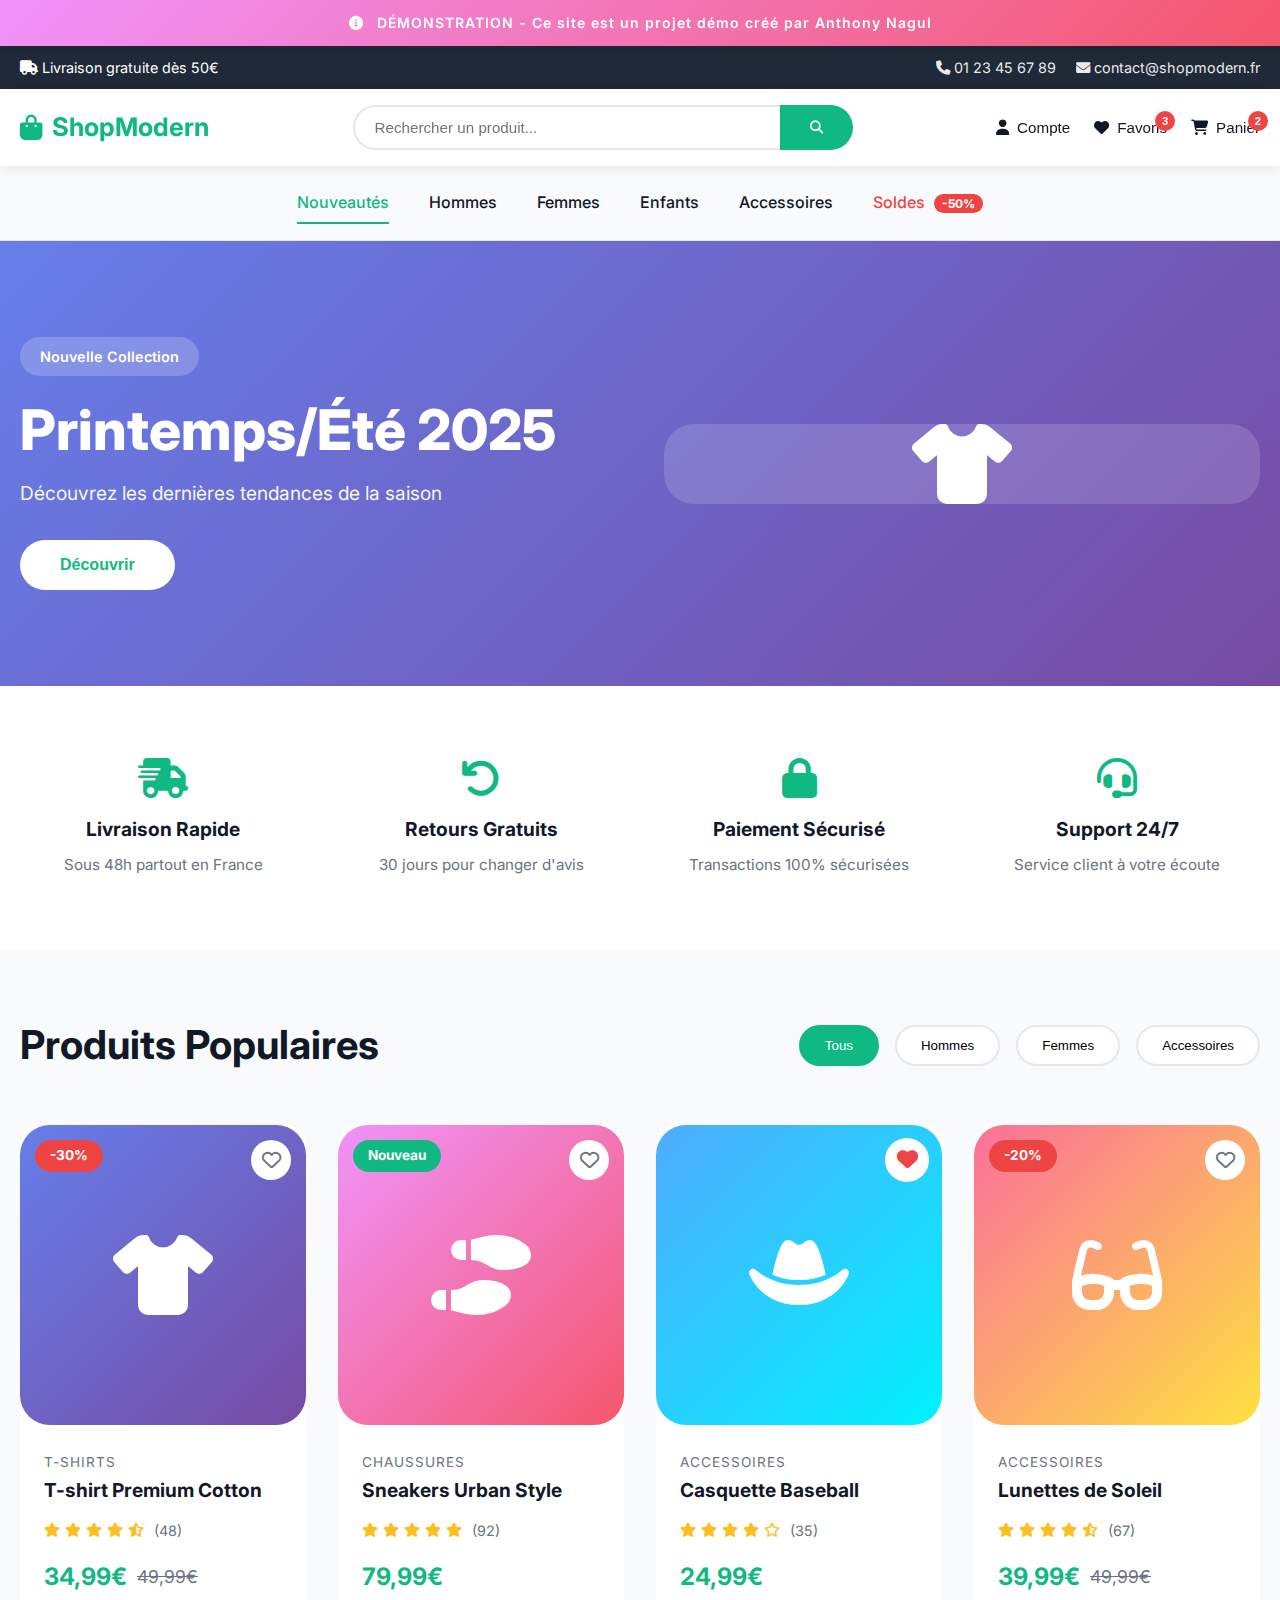
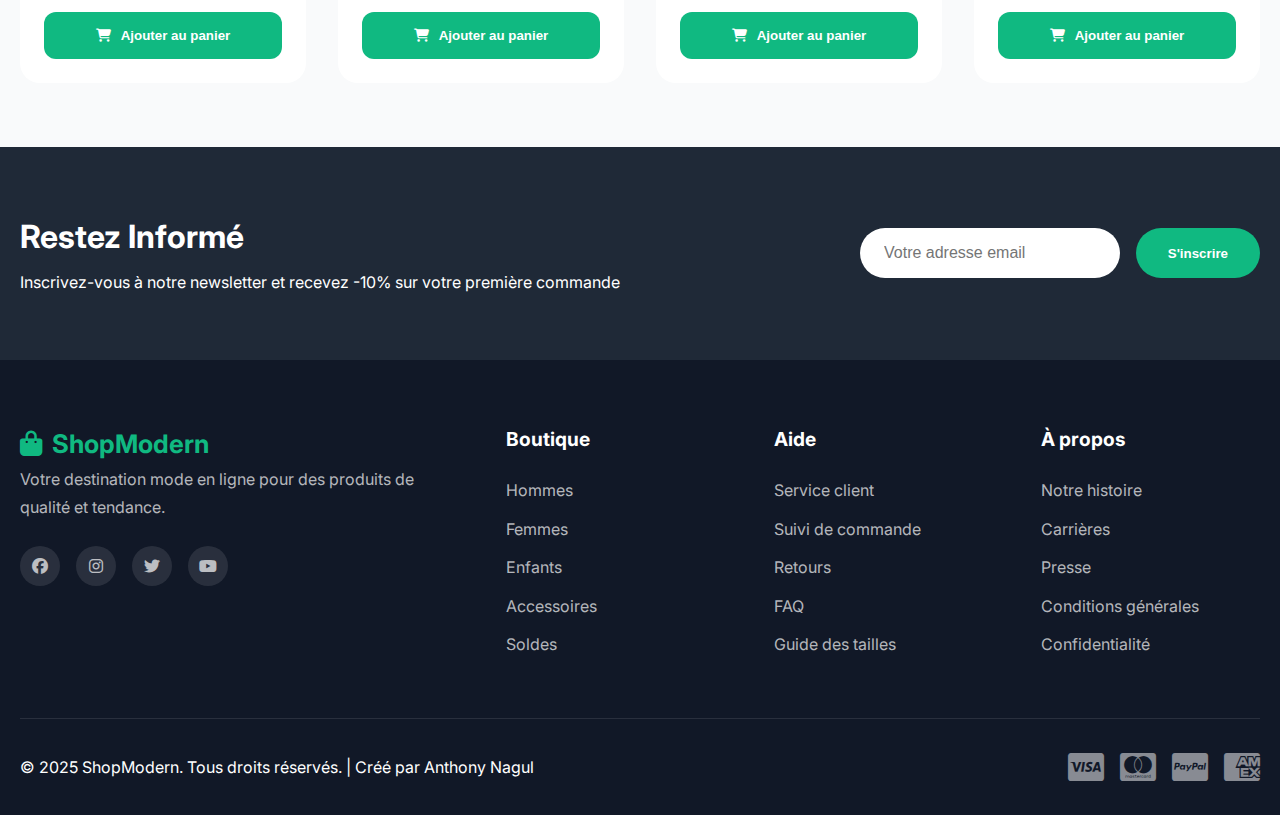
<file: e-commerce/index.html>
<!DOCTYPE html>
<html lang="fr">
<head>
    <meta charset="UTF-8">
    <meta name="viewport" content="width=device-width, initial-scale=1.0">
    <title>ShopModern - E-commerce Premium</title>
    
    <link rel="preconnect" href="https://fonts.googleapis.com">
    <link rel="preconnect" href="https://fonts.gstatic.com" crossorigin>
    <link href="https://fonts.googleapis.com/css2?family=Inter:wght@300;400;500;600;700;800&display=swap" rel="stylesheet">
    
    <link rel="stylesheet" href="https://cdnjs.cloudflare.com/ajax/libs/font-awesome/6.4.0/css/all.min.css">
    <link rel="stylesheet" href="style.css">
</head>
<body>
    <!-- Demo Banner -->
    <div class="demo-banner">
        <i class="fas fa-info-circle"></i> DÉMONSTRATION - Ce site est un projet démo créé par Anthony Nagul
    </div>
    
    <!-- Reste du contenu -->
    
    <!-- Top Bar -->
    <div class="top-bar">
        <div class="container">
            <div class="top-bar-content">
                <span><i class="fas fa-truck"></i> Livraison gratuite dès 50€</span>
                <div class="top-bar-right">
                    <a href="#"><i class="fas fa-phone"></i> 01 23 45 67 89</a>
                    <a href="#"><i class="fas fa-envelope"></i> contact@shopmodern.fr</a>
                </div>
            </div>
        </div>
    </div>

    <!-- Navigation -->
    <nav class="navbar">
        <div class="container">
            <a href="#" class="logo">
                <i class="fas fa-shopping-bag"></i>
                ShopModern
            </a>
            
            <div class="search-bar">
                <input type="text" placeholder="Rechercher un produit...">
                <button><i class="fas fa-search"></i></button>
            </div>
            
            <div class="nav-actions">
                <button class="nav-btn">
                    <i class="fas fa-user"></i>
                    <span>Compte</span>
                </button>
                <button class="nav-btn">
                    <i class="fas fa-heart"></i>
                    <span>Favoris</span>
                    <span class="badge">3</span>
                </button>
                <button class="nav-btn">
                    <i class="fas fa-shopping-cart"></i>
                    <span>Panier</span>
                    <span class="badge">2</span>
                </button>
            </div>
        </div>
    </nav>

    <!-- Categories Menu -->
    <div class="categories-bar">
        <div class="container">
            <nav class="categories-nav">
                <a href="#" class="category-link active">Nouveautés</a>
                <a href="#" class="category-link">Hommes</a>
                <a href="#" class="category-link">Femmes</a>
                <a href="#" class="category-link">Enfants</a>
                <a href="#" class="category-link">Accessoires</a>
                <a href="#" class="category-link sale">Soldes <span class="sale-badge">-50%</span></a>
            </nav>
        </div>
    </div>

    <!-- Hero Banner -->
    <section class="hero-banner">
        <div class="container">
            <div class="banner-content">
                <span class="banner-badge">Nouvelle Collection</span>
                <h1>Printemps/Été 2025</h1>
                <p>Découvrez les dernières tendances de la saison</p>
                <button class="btn-primary">Découvrir</button>
            </div>
            <div class="banner-image">
                <div class="image-placeholder">
                    <i class="fas fa-tshirt"></i>
                </div>
            </div>
        </div>
    </section>

    <!-- Features -->
    <section class="features">
        <div class="container">
            <div class="features-grid">
                <div class="feature-item">
                    <i class="fas fa-shipping-fast"></i>
                    <h3>Livraison Rapide</h3>
                    <p>Sous 48h partout en France</p>
                </div>
                <div class="feature-item">
                    <i class="fas fa-undo"></i>
                    <h3>Retours Gratuits</h3>
                    <p>30 jours pour changer d'avis</p>
                </div>
                <div class="feature-item">
                    <i class="fas fa-lock"></i>
                    <h3>Paiement Sécurisé</h3>
                    <p>Transactions 100% sécurisées</p>
                </div>
                <div class="feature-item">
                    <i class="fas fa-headset"></i>
                    <h3>Support 24/7</h3>
                    <p>Service client à votre écoute</p>
                </div>
            </div>
        </div>
    </section>

    <!-- Products Section -->
    <section class="products">
        <div class="container">
            <div class="section-header">
                <h2>Produits Populaires</h2>
                <div class="filter-buttons">
                    <button class="filter-btn active">Tous</button>
                    <button class="filter-btn">Hommes</button>
                    <button class="filter-btn">Femmes</button>
                    <button class="filter-btn">Accessoires</button>
                </div>
            </div>
            
            <div class="products-grid">
                <!-- Product 1 -->
                <div class="product-card">
                    <div class="product-badge sale">-30%</div>
                    <button class="wishlist-btn">
                        <i class="far fa-heart"></i>
                    </button>
                    <div class="product-image">
                        <div class="image-placeholder blue">
                            <i class="fas fa-tshirt"></i>
                        </div>
                        <button class="quick-view">Vue rapide</button>
                    </div>
                    <div class="product-info">
                        <span class="product-category">T-shirts</span>
                        <h3>T-shirt Premium Cotton</h3>
                        <div class="product-rating">
                            <i class="fas fa-star"></i>
                            <i class="fas fa-star"></i>
                            <i class="fas fa-star"></i>
                            <i class="fas fa-star"></i>
                            <i class="fas fa-star-half-alt"></i>
                            <span>(48)</span>
                        </div>
                        <div class="product-price">
                            <span class="current-price">34,99€</span>
                            <span class="old-price">49,99€</span>
                        </div>
                        <button class="add-to-cart">
                            <i class="fas fa-shopping-cart"></i>
                            Ajouter au panier
                        </button>
                    </div>
                </div>

                <!-- Product 2 -->
                <div class="product-card">
                    <div class="product-badge new">Nouveau</div>
                    <button class="wishlist-btn">
                        <i class="far fa-heart"></i>
                    </button>
                    <div class="product-image">
                        <div class="image-placeholder purple">
                            <i class="fas fa-shoe-prints"></i>
                        </div>
                        <button class="quick-view">Vue rapide</button>
                    </div>
                    <div class="product-info">
                        <span class="product-category">Chaussures</span>
                        <h3>Sneakers Urban Style</h3>
                        <div class="product-rating">
                            <i class="fas fa-star"></i>
                            <i class="fas fa-star"></i>
                            <i class="fas fa-star"></i>
                            <i class="fas fa-star"></i>
                            <i class="fas fa-star"></i>
                            <span>(92)</span>
                        </div>
                        <div class="product-price">
                            <span class="current-price">79,99€</span>
                        </div>
                        <button class="add-to-cart">
                            <i class="fas fa-shopping-cart"></i>
                            Ajouter au panier
                        </button>
                    </div>
                </div>

                <!-- Product 3 -->
                <div class="product-card">
                    <button class="wishlist-btn active">
                        <i class="fas fa-heart"></i>
                    </button>
                    <div class="product-image">
                        <div class="image-placeholder green">
                            <i class="fas fa-hat-cowboy"></i>
                        </div>
                        <button class="quick-view">Vue rapide</button>
                    </div>
                    <div class="product-info">
                        <span class="product-category">Accessoires</span>
                        <h3>Casquette Baseball</h3>
                        <div class="product-rating">
                            <i class="fas fa-star"></i>
                            <i class="fas fa-star"></i>
                            <i class="fas fa-star"></i>
                            <i class="fas fa-star"></i>
                            <i class="far fa-star"></i>
                            <span>(35)</span>
                        </div>
                        <div class="product-price">
                            <span class="current-price">24,99€</span>
                        </div>
                        <button class="add-to-cart">
                            <i class="fas fa-shopping-cart"></i>
                            Ajouter au panier
                        </button>
                    </div>
                </div>

                <!-- Product 4 -->
                <div class="product-card">
                    <div class="product-badge sale">-20%</div>
                    <button class="wishlist-btn">
                        <i class="far fa-heart"></i>
                    </button>
                    <div class="product-image">
                        <div class="image-placeholder orange">
                            <i class="fas fa-glasses"></i>
                        </div>
                        <button class="quick-view">Vue rapide</button>
                    </div>
                    <div class="product-info">
                        <span class="product-category">Accessoires</span>
                        <h3>Lunettes de Soleil</h3>
                        <div class="product-rating">
                            <i class="fas fa-star"></i>
                            <i class="fas fa-star"></i>
                            <i class="fas fa-star"></i>
                            <i class="fas fa-star"></i>
                            <i class="fas fa-star-half-alt"></i>
                            <span>(67)</span>
                        </div>
                        <div class="product-price">
                            <span class="current-price">39,99€</span>
                            <span class="old-price">49,99€</span>
                        </div>
                        <button class="add-to-cart">
                            <i class="fas fa-shopping-cart"></i>
                            Ajouter au panier
                        </button>
                    </div>
                </div>
            </div>
        </div>
    </section>

    <!-- Newsletter -->
    <section class="newsletter">
        <div class="container">
            <div class="newsletter-content">
                <div class="newsletter-text">
                    <h2>Restez Informé</h2>
                    <p>Inscrivez-vous à notre newsletter et recevez -10% sur votre première commande</p>
                </div>
                <form class="newsletter-form">
                    <input type="email" placeholder="Votre adresse email" required>
                    <button type="submit">S'inscrire</button>
                </form>
            </div>
        </div>
    </section>

    <!-- Footer -->
    <footer class="footer">
        <div class="container">
            <div class="footer-grid">
                <div class="footer-col">
                    <div class="logo">
                        <i class="fas fa-shopping-bag"></i>
                        ShopModern
                    </div>
                    <p>Votre destination mode en ligne pour des produits de qualité et tendance.</p>
                    <div class="social-links">
                        <a href="#"><i class="fab fa-facebook"></i></a>
                        <a href="#"><i class="fab fa-instagram"></i></a>
                        <a href="#"><i class="fab fa-twitter"></i></a>
                        <a href="#"><i class="fab fa-youtube"></i></a>
                    </div>
                </div>

                <div class="footer-col">
                    <h4>Boutique</h4>
                    <a href="#">Hommes</a>
                    <a href="#">Femmes</a>
                    <a href="#">Enfants</a>
                    <a href="#">Accessoires</a>
                    <a href="#">Soldes</a>
                </div>

                <div class="footer-col">
                    <h4>Aide</h4>
                    <a href="#">Service client</a>
                    <a href="#">Suivi de commande</a>
                    <a href="#">Retours</a>
                    <a href="#">FAQ</a>
                    <a href="#">Guide des tailles</a>
                </div>

                <div class="footer-col">
                    <h4>À propos</h4>
                    <a href="#">Notre histoire</a>
                    <a href="#">Carrières</a>
                    <a href="#">Presse</a>
                    <a href="#">Conditions générales</a>
                    <a href="#">Confidentialité</a>
                </div>
            </div>

            <div class="footer-bottom">
                <p>&copy; 2025 ShopModern. Tous droits réservés. | Créé par Anthony Nagul</p>
                <div class="payment-methods">
                    <i class="fab fa-cc-visa"></i>
                    <i class="fab fa-cc-mastercard"></i>
                    <i class="fab fa-cc-paypal"></i>
                    <i class="fab fa-cc-amex"></i>
                </div>
            </div>
        </div>
    </footer>

    <script src="script.js"></script>
</body>
</html>
</file>
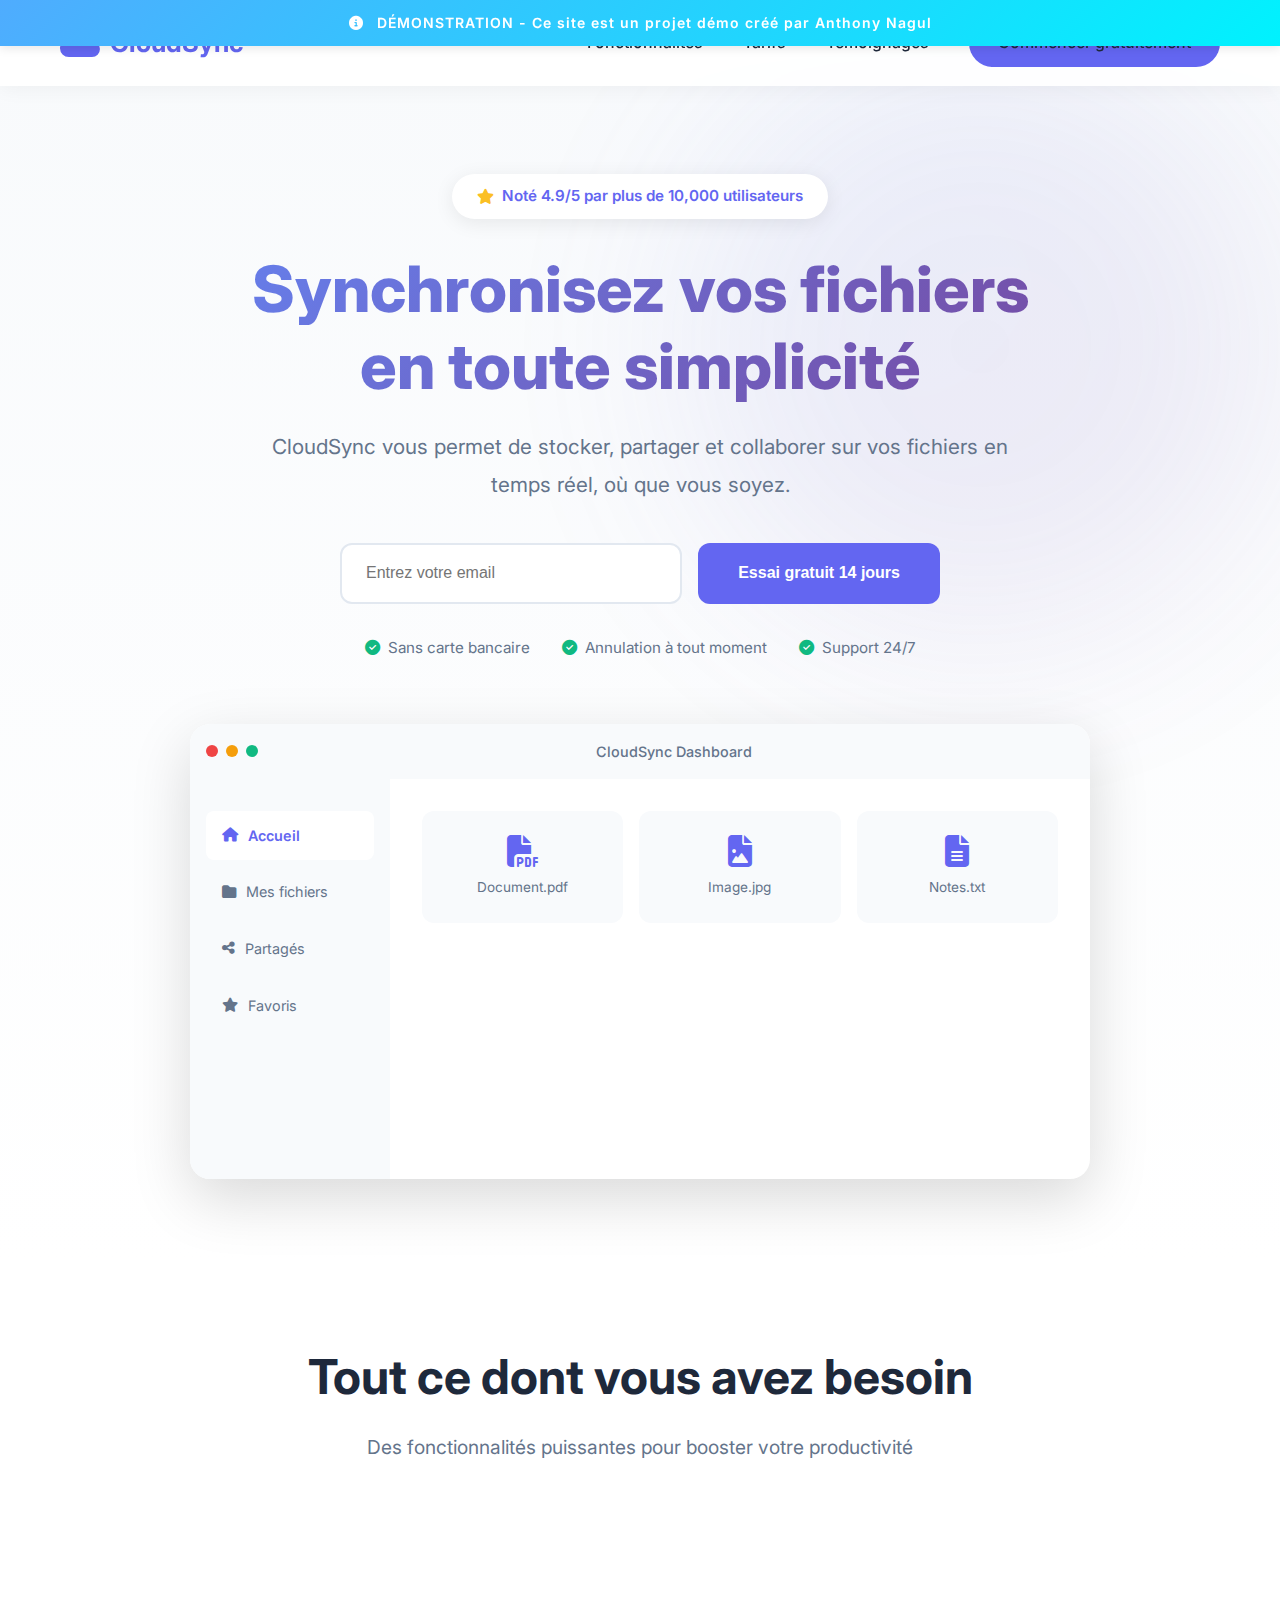
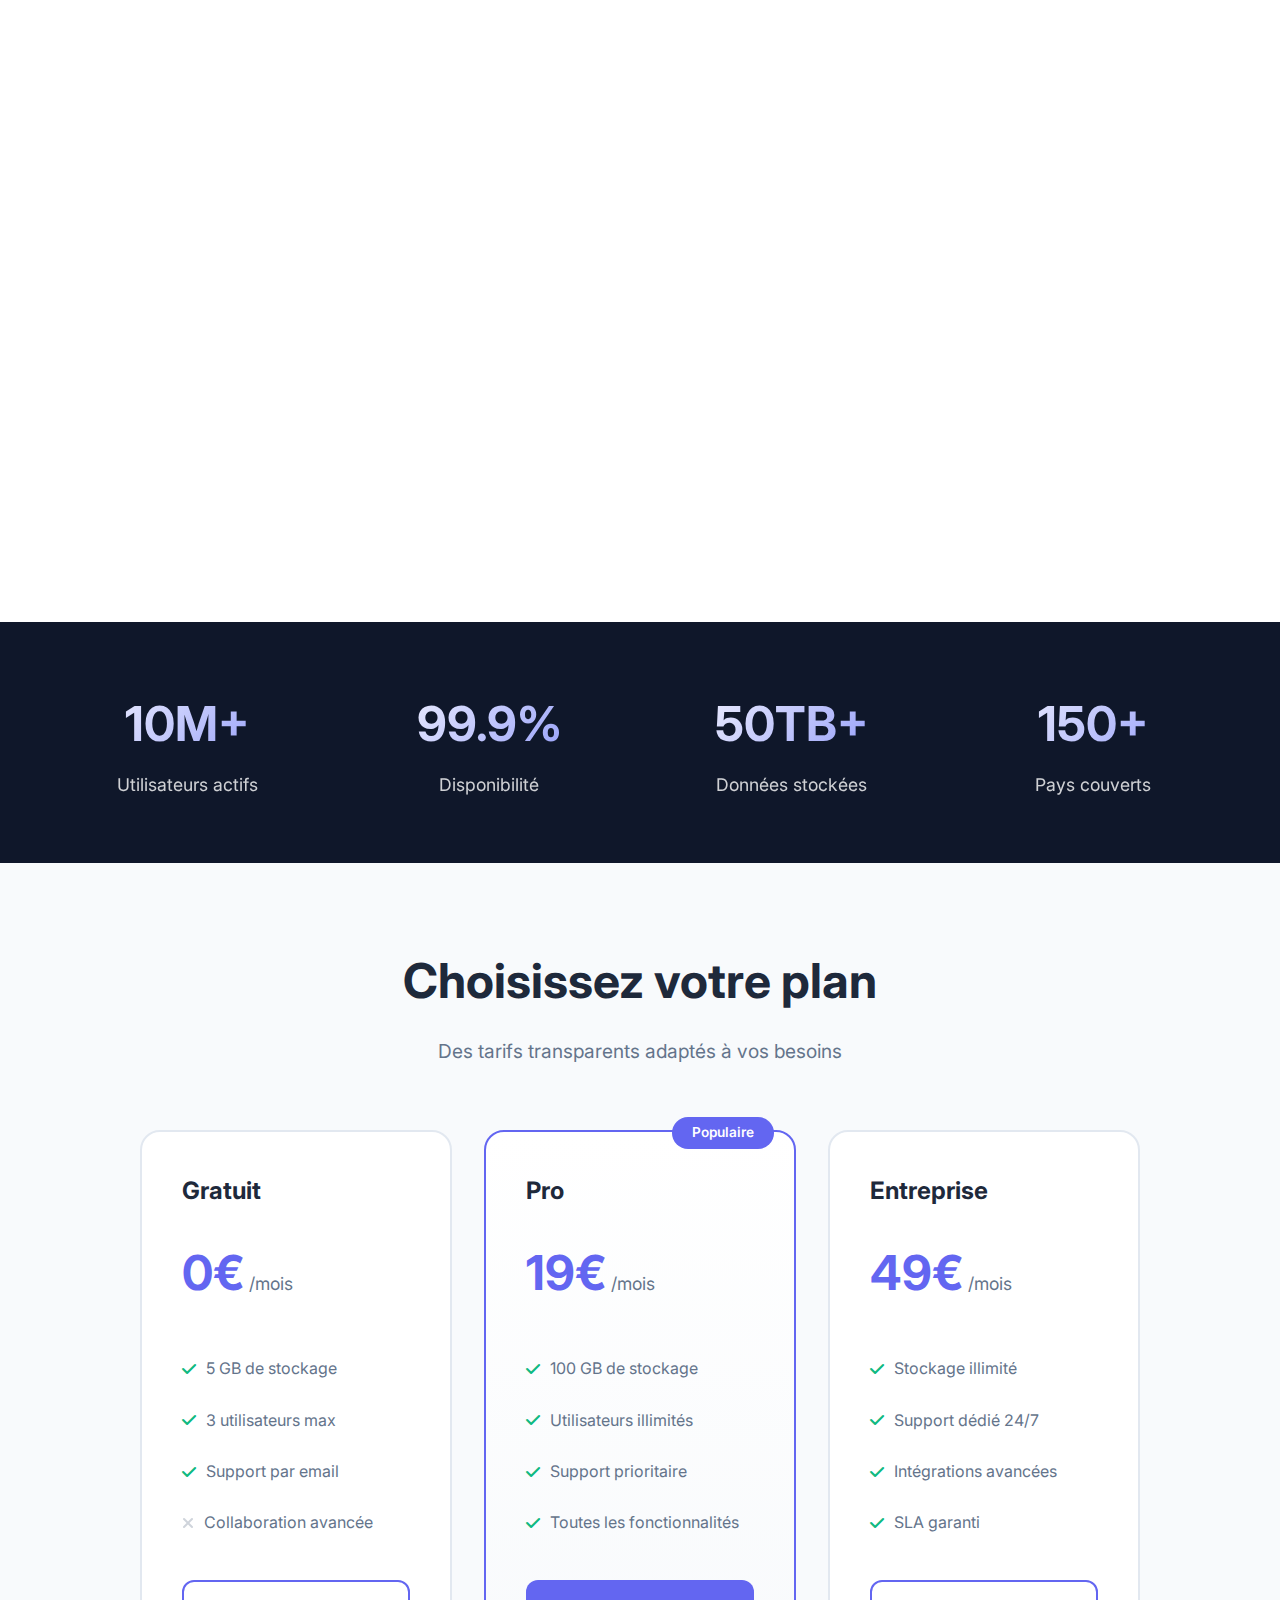
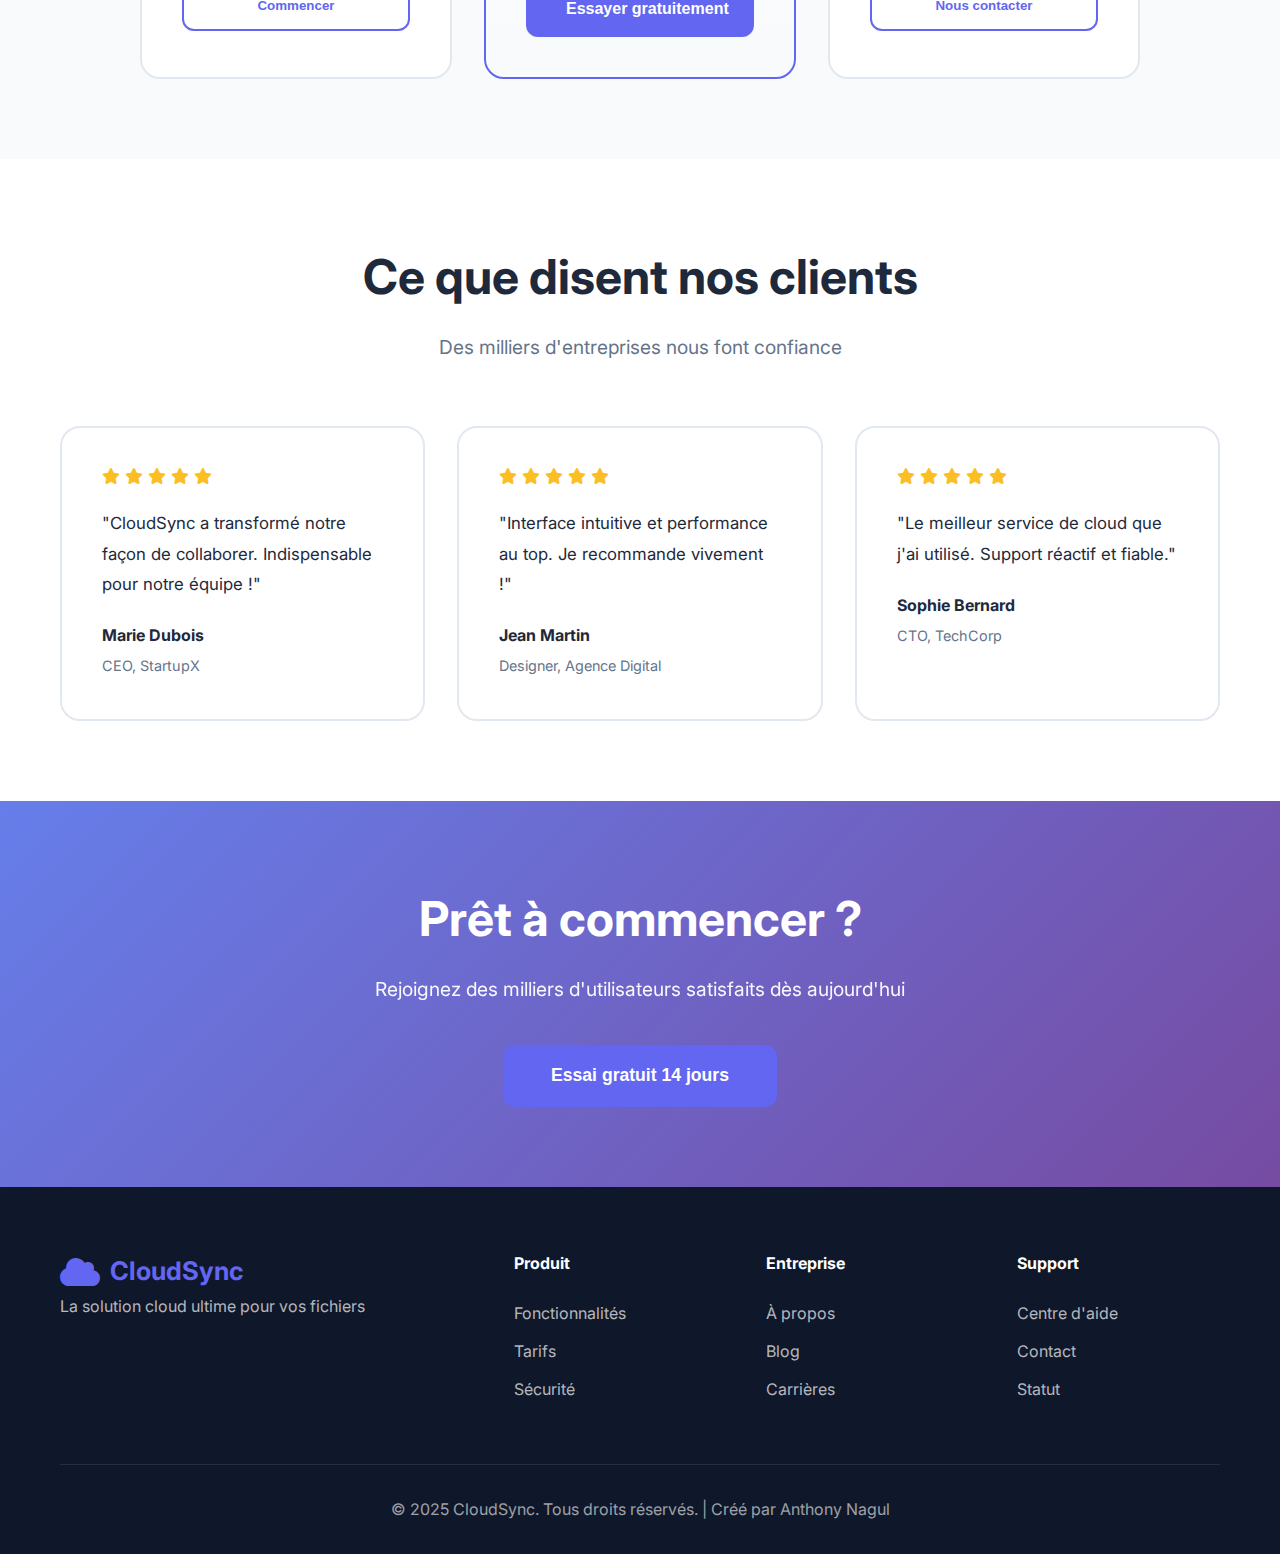
<file: saas/index.html>
<!DOCTYPE html>
<html lang="fr">
<head>
    <meta charset="UTF-8">
    <meta name="viewport" content="width=device-width, initial-scale=1.0">
    <title>CloudSync - Synchronisation Cloud Ultime</title>
    
    <link rel="preconnect" href="https://fonts.googleapis.com">
    <link rel="preconnect" href="https://fonts.gstatic.com" crossorigin>
    <link href="https://fonts.googleapis.com/css2?family=Inter:wght@300;400;500;600;700;800&display=swap" rel="stylesheet">
    
    <link rel="stylesheet" href="https://cdnjs.cloudflare.com/ajax/libs/font-awesome/6.4.0/css/all.min.css">
    <link rel="stylesheet" href="style.css">
</head>
<body>
    <!-- Demo Banner -->
    <div class="demo-banner">
        <i class="fas fa-info-circle"></i> DÉMONSTRATION - Ce site est un projet démo créé par Anthony Nagul
    </div>
    
    <!-- Reste du contenu -->
    <!-- Navigation -->
    <nav class="navbar">
        <div class="container">
            <a href="#" class="logo">
                <i class="fas fa-cloud"></i>
                CloudSync
            </a>
            
            <div class="nav-menu">
                <a href="#features">Fonctionnalités</a>
                <a href="#pricing">Tarifs</a>
                <a href="#testimonials">Témoignages</a>
                <a href="#" class="btn-nav">Commencer gratuitement</a>
            </div>
        </div>
    </nav>

    <!-- Hero Section -->
    <section class="hero">
        <div class="container">
            <div class="hero-content">
                <div class="hero-badge">
                    <i class="fas fa-star"></i>
                    Noté 4.9/5 par plus de 10,000 utilisateurs
                </div>
                <h1>Synchronisez vos fichiers en toute simplicité</h1>
                <p>CloudSync vous permet de stocker, partager et collaborer sur vos fichiers en temps réel, où que vous soyez.</p>
                
                <div class="hero-cta">
                    <input type="email" placeholder="Entrez votre email" class="email-input">
                    <button class="btn-primary">Essai gratuit 14 jours</button>
                </div>
                
                <div class="hero-features">
                    <div class="feature-item">
                        <i class="fas fa-check-circle"></i>
                        <span>Sans carte bancaire</span>
                    </div>
                    <div class="feature-item">
                        <i class="fas fa-check-circle"></i>
                        <span>Annulation à tout moment</span>
                    </div>
                    <div class="feature-item">
                        <i class="fas fa-check-circle"></i>
                        <span>Support 24/7</span>
                    </div>
                </div>
            </div>
            
            <div class="hero-image">
                <div class="dashboard-preview">
                    <div class="preview-header">
                        <div class="preview-dots">
                            <span></span>
                            <span></span>
                            <span></span>
                        </div>
                        <div class="preview-title">CloudSync Dashboard</div>
                    </div>
                    <div class="preview-content">
                        <div class="preview-sidebar">
                            <div class="sidebar-item active">
                                <i class="fas fa-home"></i>
                                Accueil
                            </div>
                            <div class="sidebar-item">
                                <i class="fas fa-folder"></i>
                                Mes fichiers
                            </div>
                            <div class="sidebar-item">
                                <i class="fas fa-share-alt"></i>
                                Partagés
                            </div>
                            <div class="sidebar-item">
                                <i class="fas fa-star"></i>
                                Favoris
                            </div>
                        </div>
                        <div class="preview-main">
                            <div class="file-card">
                                <i class="fas fa-file-pdf"></i>
                                <span>Document.pdf</span>
                            </div>
                            <div class="file-card">
                                <i class="fas fa-file-image"></i>
                                <span>Image.jpg</span>
                            </div>
                            <div class="file-card">
                                <i class="fas fa-file-alt"></i>
                                <span>Notes.txt</span>
                            </div>
                        </div>
                    </div>
                </div>
            </div>
        </div>
    </section>

    <!-- Features Section -->
    <section class="features" id="features">
        <div class="container">
            <div class="section-header">
                <h2>Tout ce dont vous avez besoin</h2>
                <p>Des fonctionnalités puissantes pour booster votre productivité</p>
            </div>
            
            <div class="features-grid">
                <div class="feature-card">
                    <div class="feature-icon">
                        <i class="fas fa-bolt"></i>
                    </div>
                    <h3>Synchronisation rapide</h3>
                    <p>Synchronisez vos fichiers instantanément sur tous vos appareils.</p>
                </div>
                
                <div class="feature-card">
                    <div class="feature-icon">
                        <i class="fas fa-shield-alt"></i>
                    </div>
                    <h3>Sécurité maximale</h3>
                    <p>Chiffrement de bout en bout pour protéger vos données sensibles.</p>
                </div>
                
                <div class="feature-card">
                    <div class="feature-icon">
                        <i class="fas fa-users"></i>
                    </div>
                    <h3>Collaboration en équipe</h3>
                    <p>Travaillez ensemble en temps réel avec vos collègues.</p>
                </div>
                
                <div class="feature-card">
                    <div class="feature-icon">
                        <i class="fas fa-mobile-alt"></i>
                    </div>
                    <h3>Applications mobiles</h3>
                    <p>Accédez à vos fichiers depuis iOS et Android.</p>
                </div>
                
                <div class="feature-card">
                    <div class="feature-icon">
                        <i class="fas fa-clock"></i>
                    </div>
                    <h3>Historique des versions</h3>
                    <p>Restaurez vos fichiers à n'importe quelle version précédente.</p>
                </div>
                
                <div class="feature-card">
                    <div class="feature-icon">
                        <i class="fas fa-chart-line"></i>
                    </div>
                    <h3>Analytics avancés</h3>
                    <p>Suivez l'utilisation et l'activité de votre équipe.</p>
                </div>
            </div>
        </div>
    </section>

    <!-- Stats Section -->
    <section class="stats">
        <div class="container">
            <div class="stats-grid">
                <div class="stat-item">
                    <h3>10M+</h3>
                    <p>Utilisateurs actifs</p>
                </div>
                <div class="stat-item">
                    <h3>99.9%</h3>
                    <p>Disponibilité</p>
                </div>
                <div class="stat-item">
                    <h3>50TB+</h3>
                    <p>Données stockées</p>
                </div>
                <div class="stat-item">
                    <h3>150+</h3>
                    <p>Pays couverts</p>
                </div>
            </div>
        </div>
    </section>

    <!-- Pricing Section -->
    <section class="pricing" id="pricing">
        <div class="container">
            <div class="section-header">
                <h2>Choisissez votre plan</h2>
                <p>Des tarifs transparents adaptés à vos besoins</p>
            </div>
            
            <div class="pricing-grid">
                <div class="pricing-card">
                    <h3>Gratuit</h3>
                    <div class="price">
                        <span class="amount">0€</span>
                        <span class="period">/mois</span>
                    </div>
                    <ul class="features-list">
                        <li><i class="fas fa-check"></i> 5 GB de stockage</li>
                        <li><i class="fas fa-check"></i> 3 utilisateurs max</li>
                        <li><i class="fas fa-check"></i> Support par email</li>
                        <li><i class="fas fa-times"></i> Collaboration avancée</li>
                    </ul>
                    <button class="btn-outline">Commencer</button>
                </div>
                
                <div class="pricing-card featured">
                    <div class="badge">Populaire</div>
                    <h3>Pro</h3>
                    <div class="price">
                        <span class="amount">19€</span>
                        <span class="period">/mois</span>
                    </div>
                    <ul class="features-list">
                        <li><i class="fas fa-check"></i> 100 GB de stockage</li>
                        <li><i class="fas fa-check"></i> Utilisateurs illimités</li>
                        <li><i class="fas fa-check"></i> Support prioritaire</li>
                        <li><i class="fas fa-check"></i> Toutes les fonctionnalités</li>
                    </ul>
                    <button class="btn-primary">Essayer gratuitement</button>
                </div>
                
                <div class="pricing-card">
                    <h3>Entreprise</h3>
                    <div class="price">
                        <span class="amount">49€</span>
                        <span class="period">/mois</span>
                    </div>
                    <ul class="features-list">
                        <li><i class="fas fa-check"></i> Stockage illimité</li>
                        <li><i class="fas fa-check"></i> Support dédié 24/7</li>
                        <li><i class="fas fa-check"></i> Intégrations avancées</li>
                        <li><i class="fas fa-check"></i> SLA garanti</li>
                    </ul>
                    <button class="btn-outline">Nous contacter</button>
                </div>
            </div>
        </div>
    </section>

    <!-- Testimonials Section -->
    <section class="testimonials" id="testimonials">
        <div class="container">
            <div class="section-header">
                <h2>Ce que disent nos clients</h2>
                <p>Des milliers d'entreprises nous font confiance</p>
            </div>
            
            <div class="testimonials-grid">
                <div class="testimonial-card">
                    <div class="stars">
                        <i class="fas fa-star"></i>
                        <i class="fas fa-star"></i>
                        <i class="fas fa-star"></i>
                        <i class="fas fa-star"></i>
                        <i class="fas fa-star"></i>
                    </div>
                    <p>"CloudSync a transformé notre façon de collaborer. Indispensable pour notre équipe !"</p>
                    <div class="author">
                        <strong>Marie Dubois</strong>
                        <span>CEO, StartupX</span>
                    </div>
                </div>
                
                <div class="testimonial-card">
                    <div class="stars">
                        <i class="fas fa-star"></i>
                        <i class="fas fa-star"></i>
                        <i class="fas fa-star"></i>
                        <i class="fas fa-star"></i>
                        <i class="fas fa-star"></i>
                    </div>
                    <p>"Interface intuitive et performance au top. Je recommande vivement !"</p>
                    <div class="author">
                        <strong>Jean Martin</strong>
                        <span>Designer, Agence Digital</span>
                    </div>
                </div>
                
                <div class="testimonial-card">
                    <div class="stars">
                        <i class="fas fa-star"></i>
                        <i class="fas fa-star"></i>
                        <i class="fas fa-star"></i>
                        <i class="fas fa-star"></i>
                        <i class="fas fa-star"></i>
                    </div>
                    <p>"Le meilleur service de cloud que j'ai utilisé. Support réactif et fiable."</p>
                    <div class="author">
                        <strong>Sophie Bernard</strong>
                        <span>CTO, TechCorp</span>
                    </div>
                </div>
            </div>
        </div>
    </section>

    <!-- CTA Section -->
    <section class="cta">
        <div class="container">
            <h2>Prêt à commencer ?</h2>
            <p>Rejoignez des milliers d'utilisateurs satisfaits dès aujourd'hui</p>
            <button class="btn-primary large">Essai gratuit 14 jours</button>
        </div>
    </section>

    <!-- Footer -->
    <footer class="footer">
        <div class="container">
            <div class="footer-content">
                <div class="footer-col">
                    <div class="logo">
                        <i class="fas fa-cloud"></i>
                        CloudSync
                    </div>
                    <p>La solution cloud ultime pour vos fichiers</p>
                </div>
                <div class="footer-col">
                    <h4>Produit</h4>
                    <a href="#">Fonctionnalités</a>
                    <a href="#">Tarifs</a>
                    <a href="#">Sécurité</a>
                </div>
                <div class="footer-col">
                    <h4>Entreprise</h4>
                    <a href="#">À propos</a>
                    <a href="#">Blog</a>
                    <a href="#">Carrières</a>
                </div>
                <div class="footer-col">
                    <h4>Support</h4>
                    <a href="#">Centre d'aide</a>
                    <a href="#">Contact</a>
                    <a href="#">Statut</a>
                </div>
            </div>
            <div class="footer-bottom">
                <p>&copy; 2025 CloudSync. Tous droits réservés. | Créé par Anthony Nagul</p>
            </div>
        </div>
    </footer>

    <script src="script.js"></script>
</body>
</html>
</file>
<file: e-commerce/style.css>
/* ===================================
   E-COMMERCE - STYLE SHOPPING MODERNE
   =================================== */

:root {
    --primary: #10b981;
    --secondary: #059669;
    --accent: #34d399;
    --dark: #1f2937;
    --light: #f9fafb;
    --text: #111827;
    --text-muted: #6b7280;
    --border: #e5e7eb;
    --sale: #ef4444;
    --warning: #f59e0b;
}

* {
    margin: 0;
    padding: 0;
    box-sizing: border-box;
}

body {
    font-family: 'Inter', sans-serif;
    color: var(--text);
    line-height: 1.6;
}

/* Demo Banner */
.demo-banner {
    background: linear-gradient(135deg, #f093fb 0%, #f5576c 100%);
    color: white;
    text-align: center;
    padding: 12px 20px;
    font-weight: 600;
    font-size: 14px;
    letter-spacing: 1px;
    box-shadow: 0 2px 10px rgba(0,0,0,0.1);
    position: relative;
    z-index: 1001;
}

.demo-banner i {
    margin-right: 8px;
    animation: pulse 2s infinite;
}

@keyframes pulse {
    0%, 100% { transform: scale(1); }
    50% { transform: scale(1.1); }
}

.container {
    max-width: 1400px;
    margin: 0 auto;
    padding: 0 20px;
}

/* Top Bar */
.top-bar {
    background: var(--dark);
    color: white;
    padding: 10px 0;
    font-size: 0.9rem;
}

.top-bar-content {
    display: flex;
    justify-content: space-between;
    align-items: center;
}

.top-bar-right {
    display: flex;
    gap: 20px;
}

.top-bar a {
    color: white;
    text-decoration: none;
    opacity: 0.9;
    transition: opacity 0.3s;
}

.top-bar a:hover {
    opacity: 1;
}

/* Navbar */
.navbar {
    background: white;
    box-shadow: 0 2px 10px rgba(0, 0, 0, 0.08);
    position: sticky;
    top: 0;
    z-index: 1000;
}

.navbar .container {
    display: flex;
    align-items: center;
    justify-content: space-between;
    padding: 1rem 20px;
    gap: 2rem;
}

.logo {
    display: flex;
    align-items: center;
    gap: 10px;
    font-size: 1.6rem;
    font-weight: 700;
    color: var(--primary);
    text-decoration: none;
}

.search-bar {
    flex: 1;
    max-width: 500px;
    display: flex;
}

.search-bar input {
    flex: 1;
    padding: 12px 20px;
    border: 2px solid var(--border);
    border-right: none;
    border-radius: 50px 0 0 50px;
    font-size: 0.95rem;
    outline: none;
    transition: border-color 0.3s;
}

.search-bar input:focus {
    border-color: var(--primary);
}

.search-bar button {
    padding: 12px 30px;
    background: var(--primary);
    color: white;
    border: none;
    border-radius: 0 50px 50px 0;
    cursor: pointer;
    transition: background 0.3s;
}

.search-bar button:hover {
    background: var(--secondary);
}

.nav-actions {
    display: flex;
    gap: 1.5rem;
}

.nav-btn {
    display: flex;
    align-items: center;
    gap: 8px;
    background: none;
    border: none;
    color: var(--text);
    cursor: pointer;
    font-size: 0.95rem;
    font-weight: 500;
    position: relative;
    transition: color 0.3s;
}

.nav-btn:hover {
    color: var(--primary);
}

.nav-btn .badge {
    position: absolute;
    top: -8px;
    right: -8px;
    background: var(--sale);
    color: white;
    width: 20px;
    height: 20px;
    border-radius: 50%;
    font-size: 0.7rem;
    display: flex;
    align-items: center;
    justify-content: center;
    font-weight: 600;
}

/* Categories Bar */
.categories-bar {
    background: var(--light);
    border-bottom: 1px solid var(--border);
    padding: 1rem 0;
}

.categories-nav {
    display: flex;
    justify-content: center;
    gap: 2.5rem;
    flex-wrap: wrap;
}

.category-link {
    color: var(--text);
    text-decoration: none;
    font-weight: 500;
    padding: 0.5rem 0;
    transition: color 0.3s;
    position: relative;
}

.category-link::after {
    content: '';
    position: absolute;
    bottom: 0;
    left: 0;
    width: 0;
    height: 2px;
    background: var(--primary);
    transition: width 0.3s;
}

.category-link:hover,
.category-link.active {
    color: var(--primary);
}

.category-link:hover::after,
.category-link.active::after {
    width: 100%;
}

.category-link.sale {
    color: var(--sale);
}

.sale-badge {
    background: var(--sale);
    color: white;
    padding: 2px 8px;
    border-radius: 12px;
    font-size: 0.75rem;
    font-weight: 700;
    margin-left: 5px;
}

/* Hero Banner */
.hero-banner {
    background: linear-gradient(135deg, #667eea 0%, #764ba2 100%);
    color: white;
    padding: 4rem 0;
}

.hero-banner .container {
    display: grid;
    grid-template-columns: 1fr 1fr;
    gap: 3rem;
    align-items: center;
}

.banner-content {
    padding: 2rem 0;
}

.banner-badge {
    display: inline-block;
    background: rgba(255, 255, 255, 0.2);
    padding: 8px 20px;
    border-radius: 50px;
    font-size: 0.9rem;
    font-weight: 600;
    margin-bottom: 1.5rem;
}

.banner-content h1 {
    font-size: 3.5rem;
    font-weight: 800;
    margin-bottom: 1rem;
    line-height: 1.1;
}

.banner-content p {
    font-size: 1.2rem;
    margin-bottom: 2rem;
    opacity: 0.95;
}

.btn-primary {
    background: white;
    color: var(--primary);
    padding: 1rem 2.5rem;
    border: none;
    border-radius: 50px;
    font-weight: 600;
    font-size: 1rem;
    cursor: pointer;
    transition: all 0.3s;
}

.btn-primary:hover {
    transform: translateY(-3px);
    box-shadow: 0 10px 30px rgba(255, 255, 255, 0.3);
}

.banner-image {
    display: flex;
    align-items: center;
    justify-content: center;
}

.image-placeholder {
    width: 350px;
    height: 350px;
    background: rgba(255, 255, 255, 0.15);
    border-radius: 30px;
    display: flex;
    align-items: center;
    justify-content: center;
    font-size: 8rem;
    backdrop-filter: blur(10px);
}

/* Features */
.features {
    padding: 3rem 0;
    background: white;
}

.features-grid {
    display: grid;
    grid-template-columns: repeat(auto-fit, minmax(250px, 1fr));
    gap: 2rem;
}

.feature-item {
    text-align: center;
    padding: 1.5rem;
}

.feature-item i {
    font-size: 2.5rem;
    color: var(--primary);
    margin-bottom: 1rem;
}

.feature-item h3 {
    font-size: 1.2rem;
    margin-bottom: 0.5rem;
}

.feature-item p {
    color: var(--text-muted);
    font-size: 0.95rem;
}

/* Products Section */
.products {
    padding: 4rem 0;
    background: var(--light);
}

.section-header {
    display: flex;
    justify-content: space-between;
    align-items: center;
    margin-bottom: 3rem;
}

.section-header h2 {
    font-size: 2.5rem;
    font-weight: 700;
}

.filter-buttons {
    display: flex;
    gap: 1rem;
}

.filter-btn {
    padding: 0.7rem 1.5rem;
    border: 2px solid var(--border);
    background: white;
    border-radius: 50px;
    cursor: pointer;
    font-weight: 500;
    transition: all 0.3s;
}

.filter-btn.active,
.filter-btn:hover {
    background: var(--primary);
    color: white;
    border-color: var(--primary);
}

.products-grid {
    display: grid;
    grid-template-columns: repeat(auto-fill, minmax(280px, 1fr));
    gap: 2rem;
}

.product-card {
    background: white;
    border-radius: 20px;
    overflow: hidden;
    transition: all 0.3s;
    position: relative;
}

.product-card:hover {
    transform: translateY(-10px);
    box-shadow: 0 15px 40px rgba(0, 0, 0, 0.1);
}

.product-badge {
    position: absolute;
    top: 15px;
    left: 15px;
    padding: 5px 15px;
    border-radius: 50px;
    font-size: 0.85rem;
    font-weight: 700;
    z-index: 1;
}

.product-badge.sale {
    background: var(--sale);
    color: white;
}

.product-badge.new {
    background: var(--primary);
    color: white;
}

.wishlist-btn {
    position: absolute;
    top: 15px;
    right: 15px;
    width: 40px;
    height: 40px;
    background: white;
    border: none;
    border-radius: 50%;
    cursor: pointer;
    display: flex;
    align-items: center;
    justify-content: center;
    font-size: 1.2rem;
    color: var(--text-muted);
    transition: all 0.3s;
    z-index: 1;
}

.wishlist-btn:hover,
.wishlist-btn.active {
    color: var(--sale);
    transform: scale(1.1);
}

.product-image {
    position: relative;
    height: 300px;
    overflow: hidden;
}

.image-placeholder {
    width: 100%;
    height: 100%;
    display: flex;
    align-items: center;
    justify-content: center;
    font-size: 5rem;
    color: white;
}

.image-placeholder.blue {
    background: linear-gradient(135deg, #667eea, #764ba2);
}

.image-placeholder.purple {
    background: linear-gradient(135deg, #f093fb, #f5576c);
}

.image-placeholder.green {
    background: linear-gradient(135deg, #4facfe, #00f2fe);
}

.image-placeholder.orange {
    background: linear-gradient(135deg, #fa709a, #fee140);
}

.quick-view {
    position: absolute;
    bottom: 20px;
    left: 50%;
    transform: translateX(-50%) translateY(20px);
    padding: 0.8rem 2rem;
    background: white;
    border: none;
    border-radius: 50px;
    font-weight: 600;
    cursor: pointer;
    opacity: 0;
    transition: all 0.3s;
}

.product-card:hover .quick-view {
    opacity: 1;
    transform: translateX(-50%) translateY(0);
}

.product-info {
    padding: 1.5rem;
}

.product-category {
    color: var(--text-muted);
    font-size: 0.85rem;
    text-transform: uppercase;
    letter-spacing: 1px;
    margin-bottom: 0.5rem;
}

.product-info h3 {
    font-size: 1.2rem;
    margin-bottom: 0.8rem;
    color: var(--text);
}

.product-rating {
    display: flex;
    align-items: center;
    gap: 5px;
    margin-bottom: 1rem;
}

.product-rating i {
    color: #fbbf24;
    font-size: 0.9rem;
}

.product-rating span {
    color: var(--text-muted);
    font-size: 0.9rem;
    margin-left: 5px;
}

.product-price {
    display: flex;
    align-items: center;
    gap: 10px;
    margin-bottom: 1rem;
}

.current-price {
    font-size: 1.5rem;
    font-weight: 700;
    color: var(--primary);
}

.old-price {
    font-size: 1.1rem;
    color: var(--text-muted);
    text-decoration: line-through;
}

.add-to-cart {
    width: 100%;
    padding: 1rem;
    background: var(--primary);
    color: white;
    border: none;
    border-radius: 12px;
    font-weight: 600;
    cursor: pointer;
    display: flex;
    align-items: center;
    justify-content: center;
    gap: 10px;
    transition: all 0.3s;
}

.add-to-cart:hover {
    background: var(--secondary);
    transform: translateY(-2px);
}

/* Newsletter */
.newsletter {
    background: var(--dark);
    color: white;
    padding: 4rem 0;
}

.newsletter-content {
    display: flex;
    justify-content: space-between;
    align-items: center;
    gap: 3rem;
}

.newsletter-text h2 {
    font-size: 2rem;
    margin-bottom: 0.5rem;
}

.newsletter-form {
    display: flex;
    gap: 1rem;
    min-width: 400px;
}

.newsletter-form input {
    flex: 1;
    padding: 1rem 1.5rem;
    border: none;
    border-radius: 50px;
    font-size: 1rem;
}

.newsletter-form button {
    padding: 1rem 2rem;
    background: var(--primary);
    color: white;
    border: none;
    border-radius: 50px;
    font-weight: 600;
    cursor: pointer;
    transition: background 0.3s;
}

.newsletter-form button:hover {
    background: var(--secondary);
}

/* Footer */
.footer {
    background: #111827;
    color: white;
    padding: 4rem 0 2rem;
}

.footer-grid {
    display: grid;
    grid-template-columns: 2fr 1fr 1fr 1fr;
    gap: 3rem;
    margin-bottom: 3rem;
}

.footer-col h4 {
    font-size: 1.2rem;
    margin-bottom: 1.5rem;
}

.footer-col a {
    display: block;
    color: rgba(255, 255, 255, 0.7);
    text-decoration: none;
    margin-bottom: 0.8rem;
    transition: color 0.3s;
}

.footer-col a:hover {
    color: var(--primary);
}

.footer-col p {
    color: rgba(255, 255, 255, 0.7);
    line-height: 1.8;
    margin-bottom: 1.5rem;
}

.social-links {
    display: flex;
    gap: 1rem;
}

.social-links a {
    width: 40px;
    height: 40px;
    background: rgba(255, 255, 255, 0.1);
    border-radius: 50%;
    display: flex;
    align-items: center;
    justify-content: center;
    transition: all 0.3s;
}

.social-links a:hover {
    background: var(--primary);
    transform: translateY(-3px);
}

.footer-bottom {
    display: flex;
    justify-content: space-between;
    align-items: center;
    padding-top: 2rem;
    border-top: 1px solid rgba(255, 255, 255, 0.1);
}

.payment-methods {
    display: flex;
    gap: 1rem;
    font-size: 2rem;
    color: rgba(255, 255, 255, 0.5);
}

/* Responsive */
@media (max-width: 1024px) {
    .hero-banner .container {
        grid-template-columns: 1fr;
    }
    
    .banner-content h1 {
        font-size: 2.5rem;
    }
    
    .footer-grid {
        grid-template-columns: repeat(2, 1fr);
    }
}

@media (max-width: 768px) {
    .top-bar-content {
        flex-direction: column;
        gap: 10px;
        text-align: center;
    }
    
    .navbar .container {
        flex-wrap: wrap;
    }
    
    .search-bar {
        order: 3;
        width: 100%;
        max-width: 100%;
    }
    
    .nav-actions {
        gap: 1rem;
    }
    
    .nav-btn span {
        display: none;
    }
    
    .categories-nav {
        gap: 1rem;
    }
    
    .section-header {
        flex-direction: column;
        gap: 1.5rem;
    }
    
    .newsletter-content {
        flex-direction: column;
        text-align: center;
    }
    
    .newsletter-form {
        min-width: 100%;
        flex-direction: column;
    }
    
    .footer-grid {
        grid-template-columns: 1fr;
    }
    
    .footer-bottom {
        flex-direction: column;
        gap: 1rem;
        text-align: center;
    }
}
</file>
<file: saas/style.css>
/* ===================================
   SAAS - STYLE TECH MODERNE
   =================================== */

:root {
    --primary: #6366f1;
    --secondary: #4f46e5;
    --accent: #818cf8;
    --dark: #0f172a;
    --light: #f8fafc;
    --text: #1e293b;
    --text-muted: #64748b;
    --border: #e2e8f0;
    --success: #10b981;
    --gradient: linear-gradient(135deg, #667eea 0%, #764ba2 100%);
}

* {
    margin: 0;
    padding: 0;
    box-sizing: border-box;
}

body {
    font-family: 'Inter', sans-serif;
    color: var(--text);
    line-height: 1.6;
    overflow-x: hidden;
}

/* Demo Banner */
.demo-banner {
    background: linear-gradient(135deg, #4facfe 0%, #00f2fe 100%);
    color: white;
    text-align: center;
    padding: 12px 20px;
    font-weight: 600;
    font-size: 14px;
    letter-spacing: 1px;
    box-shadow: 0 2px 10px rgba(0,0,0,0.1);
    position: relative;
    z-index: 1001;
}

.demo-banner i {
    margin-right: 8px;
    animation: rotate 2s linear infinite;
}

@keyframes rotate {
    from { transform: rotate(0deg); }
    to { transform: rotate(360deg); }
}

.container {
    max-width: 1200px;
    margin: 0 auto;
    padding: 0 20px;
}

/* Navigation */
.navbar {
    position: fixed;
    top: 0;
    left: 0;
    right: 0;
    background: rgba(255, 255, 255, 0.9);
    backdrop-filter: blur(20px);
    box-shadow: 0 2px 20px rgba(0, 0, 0, 0.05);
    z-index: 1000;
    transition: all 0.3s;
}

.navbar.scrolled {
    background: rgba(255, 255, 255, 0.98);
    box-shadow: 0 2px 30px rgba(0, 0, 0, 0.1);
}

.navbar .container {
    display: flex;
    justify-content: space-between;
    align-items: center;
    padding: 1.2rem 20px;
}

.logo {
    display: flex;
    align-items: center;
    gap: 10px;
    font-size: 1.6rem;
    font-weight: 700;
    color: var(--primary);
    text-decoration: none;
}

.logo i {
    font-size: 2rem;
}

.nav-menu {
    display: flex;
    align-items: center;
    gap: 2.5rem;
}

.nav-menu a {
    color: var(--text);
    text-decoration: none;
    font-weight: 500;
    transition: color 0.3s;
}

.nav-menu a:hover {
    color: var(--primary);
}

.btn-nav {
    background: var(--primary);
    color: white;
    padding: 0.7rem 1.8rem;
    border-radius: 50px;
    font-weight: 600;
    transition: all 0.3s;
}

.btn-nav:hover {
    background: var(--secondary);
    transform: translateY(-2px);
    box-shadow: 0 8px 20px rgba(99, 102, 241, 0.3);
}

/* Hero Section */
.hero {
    padding: 8rem 0 5rem;
    background: linear-gradient(180deg, var(--light) 0%, white 100%);
    position: relative;
    overflow: hidden;
}

.hero::before {
    content: '';
    position: absolute;
    top: 0;
    right: 0;
    width: 600px;
    height: 600px;
    background: var(--gradient);
    border-radius: 50%;
    opacity: 0.1;
    filter: blur(100px);
}

.hero-content {
    position: relative;
    z-index: 1;
    text-align: center;
    max-width: 800px;
    margin: 0 auto 4rem;
}

.hero-badge {
    display: inline-flex;
    align-items: center;
    gap: 8px;
    background: white;
    padding: 10px 25px;
    border-radius: 50px;
    box-shadow: 0 4px 20px rgba(0, 0, 0, 0.08);
    font-size: 0.95rem;
    font-weight: 600;
    margin-bottom: 2rem;
    color: var(--primary);
}

.hero-badge i {
    color: #fbbf24;
}

.hero h1 {
    font-size: 4rem;
    font-weight: 800;
    line-height: 1.2;
    margin-bottom: 1.5rem;
    background: var(--gradient);
    -webkit-background-clip: text;
    -webkit-text-fill-color: transparent;
    background-clip: text;
}

.hero p {
    font-size: 1.3rem;
    color: var(--text-muted);
    margin-bottom: 2.5rem;
    line-height: 1.8;
}

.hero-cta {
    display: flex;
    gap: 1rem;
    max-width: 600px;
    margin: 0 auto 2rem;
}

.email-input {
    flex: 1;
    padding: 1.2rem 1.5rem;
    border: 2px solid var(--border);
    border-radius: 12px;
    font-size: 1rem;
    outline: none;
    transition: border-color 0.3s;
}

.email-input:focus {
    border-color: var(--primary);
}

.btn-primary {
    padding: 1.2rem 2.5rem;
    background: var(--primary);
    color: white;
    border: none;
    border-radius: 12px;
    font-weight: 600;
    font-size: 1rem;
    cursor: pointer;
    transition: all 0.3s;
    white-space: nowrap;
}

.btn-primary:hover {
    background: var(--secondary);
    transform: translateY(-2px);
    box-shadow: 0 10px 30px rgba(99, 102, 241, 0.3);
}

.hero-features {
    display: flex;
    justify-content: center;
    gap: 2rem;
    flex-wrap: wrap;
}

.feature-item {
    display: flex;
    align-items: center;
    gap: 8px;
    color: var(--text-muted);
    font-size: 0.95rem;
}

.feature-item i {
    color: var(--success);
}

/* Dashboard Preview */
.hero-image {
    position: relative;
    max-width: 900px;
    margin: 0 auto;
}

.dashboard-preview {
    background: white;
    border-radius: 20px;
    box-shadow: 0 20px 60px rgba(0, 0, 0, 0.15);
    overflow: hidden;
}

.preview-header {
    background: var(--light);
    padding: 1rem;
    display: flex;
    align-items: center;
    gap: 1rem;
}

.preview-dots {
    display: flex;
    gap: 8px;
}

.preview-dots span {
    width: 12px;
    height: 12px;
    border-radius: 50%;
    background: #cbd5e1;
}

.preview-dots span:nth-child(1) {
    background: #ef4444;
}

.preview-dots span:nth-child(2) {
    background: #f59e0b;
}

.preview-dots span:nth-child(3) {
    background: #10b981;
}

.preview-title {
    flex: 1;
    text-align: center;
    color: var(--text-muted);
    font-weight: 500;
    font-size: 0.9rem;
}

.preview-content {
    display: flex;
    height: 400px;
}

.preview-sidebar {
    width: 200px;
    background: var(--light);
    padding: 2rem 1rem;
    display: flex;
    flex-direction: column;
    gap: 0.5rem;
}

.sidebar-item {
    padding: 0.8rem 1rem;
    border-radius: 8px;
    display: flex;
    align-items: center;
    gap: 10px;
    color: var(--text-muted);
    font-size: 0.9rem;
    transition: all 0.3s;
}

.sidebar-item.active {
    background: white;
    color: var(--primary);
    font-weight: 600;
}

.preview-main {
    flex: 1;
    padding: 2rem;
    display: grid;
    grid-template-columns: repeat(3, 1fr);
    gap: 1rem;
    align-content: start;
}

.file-card {
    background: var(--light);
    padding: 1.5rem;
    border-radius: 12px;
    display: flex;
    flex-direction: column;
    align-items: center;
    gap: 10px;
    text-align: center;
    transition: all 0.3s;
}

.file-card:hover {
    background: white;
    box-shadow: 0 4px 12px rgba(0, 0, 0, 0.1);
}

.file-card i {
    font-size: 2rem;
    color: var(--primary);
}

.file-card span {
    font-size: 0.85rem;
    color: var(--text-muted);
}

/* Features Section */
.features {
    padding: 5rem 0;
}

.section-header {
    text-align: center;
    margin-bottom: 4rem;
}

.section-header h2 {
    font-size: 3rem;
    font-weight: 700;
    margin-bottom: 1rem;
}

.section-header p {
    font-size: 1.2rem;
    color: var(--text-muted);
}

.features-grid {
    display: grid;
    grid-template-columns: repeat(auto-fit, minmax(320px, 1fr));
    gap: 2.5rem;
}

.feature-card {
    background: white;
    padding: 2.5rem;
    border-radius: 20px;
    border: 2px solid var(--border);
    transition: all 0.3s;
}

.feature-card:hover {
    border-color: var(--primary);
    transform: translateY(-5px);
    box-shadow: 0 15px 40px rgba(0, 0, 0, 0.1);
}

.feature-icon {
    width: 60px;
    height: 60px;
    background: var(--gradient);
    border-radius: 15px;
    display: flex;
    align-items: center;
    justify-content: center;
    font-size: 1.8rem;
    color: white;
    margin-bottom: 1.5rem;
}

.feature-card h3 {
    font-size: 1.4rem;
    margin-bottom: 1rem;
}

.feature-card p {
    color: var(--text-muted);
    line-height: 1.7;
}

/* Stats Section */
.stats {
    background: var(--dark);
    color: white;
    padding: 4rem 0;
}

.stats-grid {
    display: grid;
    grid-template-columns: repeat(auto-fit, minmax(200px, 1fr));
    gap: 3rem;
}

.stat-item {
    text-align: center;
}

.stat-item h3 {
    font-size: 3rem;
    font-weight: 700;
    margin-bottom: 0.5rem;
    background: linear-gradient(135deg, #ffffff, var(--accent));
    -webkit-background-clip: text;
    -webkit-text-fill-color: transparent;
    background-clip: text;
}

.stat-item p {
    font-size: 1.1rem;
    opacity: 0.8;
}

/* Pricing Section */
.pricing {
    padding: 5rem 0;
    background: var(--light);
}

.pricing-grid {
    display: grid;
    grid-template-columns: repeat(auto-fit, minmax(300px, 1fr));
    gap: 2rem;
    max-width: 1000px;
    margin: 0 auto;
}

.pricing-card {
    background: white;
    padding: 2.5rem;
    border-radius: 20px;
    border: 2px solid var(--border);
    transition: all 0.3s;
    position: relative;
}

.pricing-card:hover {
    transform: translateY(-10px);
    box-shadow: 0 20px 50px rgba(0, 0, 0, 0.1);
}

.pricing-card.featured {
    border-color: var(--primary);
    background: linear-gradient(180deg, white 0%, var(--light) 100%);
}

.pricing-card .badge {
    position: absolute;
    top: -15px;
    right: 20px;
    background: var(--primary);
    color: white;
    padding: 5px 20px;
    border-radius: 50px;
    font-size: 0.85rem;
    font-weight: 600;
}

.pricing-card h3 {
    font-size: 1.5rem;
    margin-bottom: 1.5rem;
}

.price {
    margin-bottom: 2rem;
}

.amount {
    font-size: 3rem;
    font-weight: 700;
    color: var(--primary);
}

.period {
    color: var(--text-muted);
    font-size: 1.1rem;
}

.features-list {
    list-style: none;
    margin-bottom: 2rem;
}

.features-list li {
    padding: 0.8rem 0;
    display: flex;
    align-items: center;
    gap: 10px;
    color: var(--text-muted);
}

.features-list i {
    color: var(--success);
}

.features-list i.fa-times {
    color: var(--text-muted);
    opacity: 0.3;
}

.btn-outline {
    width: 100%;
    padding: 1rem;
    background: transparent;
    border: 2px solid var(--primary);
    color: var(--primary);
    border-radius: 12px;
    font-weight: 600;
    cursor: pointer;
    transition: all 0.3s;
}

.btn-outline:hover {
    background: var(--primary);
    color: white;
}

.pricing-card.featured .btn-primary {
    width: 100%;
}

/* Testimonials */
.testimonials {
    padding: 5rem 0;
}

.testimonials-grid {
    display: grid;
    grid-template-columns: repeat(auto-fit, minmax(300px, 1fr));
    gap: 2rem;
}

.testimonial-card {
    background: white;
    padding: 2.5rem;
    border-radius: 20px;
    border: 2px solid var(--border);
    transition: all 0.3s;
}

.testimonial-card:hover {
    border-color: var(--primary);
    transform: translateY(-5px);
}

.stars {
    display: flex;
    gap: 5px;
    margin-bottom: 1.5rem;
    color: #fbbf24;
}

.testimonial-card p {
    color: var(--text);
    line-height: 1.8;
    margin-bottom: 1.5rem;
    font-size: 1.05rem;
}

.author strong {
    display: block;
    color: var(--text);
    margin-bottom: 0.3rem;
}

.author span {
    color: var(--text-muted);
    font-size: 0.9rem;
}

/* CTA Section */
.cta {
    background: var(--gradient);
    color: white;
    text-align: center;
    padding: 5rem 0;
}

.cta h2 {
    font-size: 3rem;
    margin-bottom: 1rem;
}

.cta p {
    font-size: 1.2rem;
    margin-bottom: 2.5rem;
    opacity: 0.95;
}

.btn-primary.large {
    padding: 1.3rem 3rem;
    font-size: 1.1rem;
}

/* Footer */
.footer {
    background: var(--dark);
    color: white;
    padding: 4rem 0 2rem;
}

.footer-content {
    display: grid;
    grid-template-columns: 2fr 1fr 1fr 1fr;
    gap: 3rem;
    margin-bottom: 3rem;
}

.footer-col h4 {
    margin-bottom: 1.5rem;
}

.footer-col a {
    display: block;
    color: rgba(255, 255, 255, 0.7);
    text-decoration: none;
    margin-bottom: 0.8rem;
    transition: color 0.3s;
}

.footer-col a:hover {
    color: var(--accent);
}

.footer-col p {
    color: rgba(255, 255, 255, 0.7);
    line-height: 1.8;
}

.footer-bottom {
    text-align: center;
    padding-top: 2rem;
    border-top: 1px solid rgba(255, 255, 255, 0.1);
    color: rgba(255, 255, 255, 0.6);
}

/* Responsive */
@media (max-width: 768px) {
    .hero h1 {
        font-size: 2.5rem;
    }
    
    .hero-cta {
        flex-direction: column;
    }
    
    .preview-content {
        flex-direction: column;
        height: auto;
    }
    
    .preview-sidebar {
        width: 100%;
    }
    
    .preview-main {
        grid-template-columns: 1fr;
    }
    
    .nav-menu {
        display: none;
    }
    
    .footer-content {
        grid-template-columns: 1fr;
    }
}
</file>
